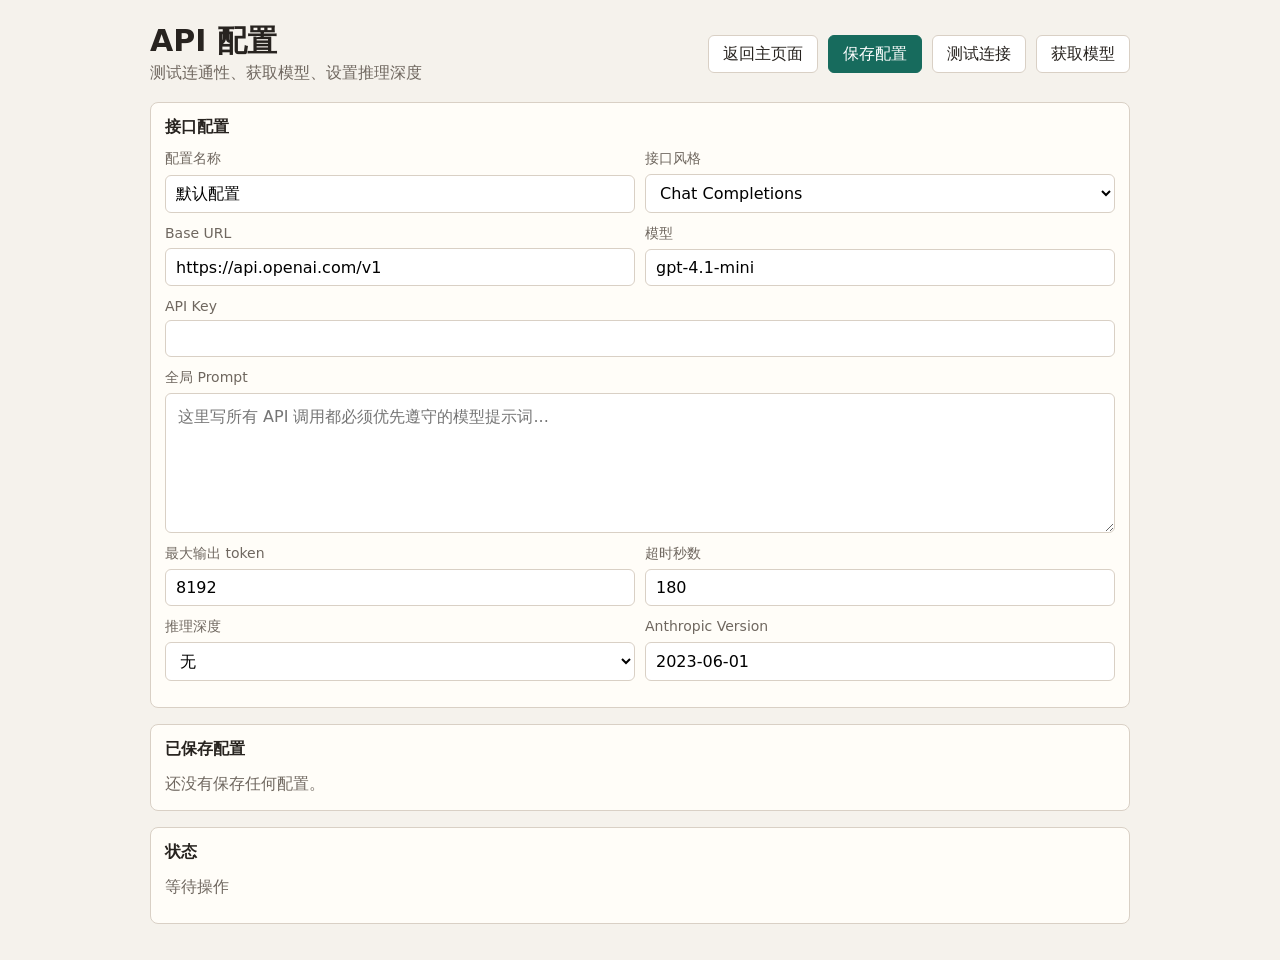
<file: static/config.html>
<!doctype html>
<html lang="zh-CN">
  <head>
    <meta charset="utf-8" />
    <meta name="viewport" content="width=device-width, initial-scale=1" />
    <title>EasyNovel - API 配置</title>
    <link rel="stylesheet" href="/static/styles.css" />
  </head>
  <body>
    <main class="app-shell config-shell">
      <header class="topbar">
        <div>
          <h1>API 配置</h1>
          <p>测试连通性、获取模型、设置推理深度</p>
        </div>
        <div class="actions">
          <a class="link-button" href="/">返回主页面</a>
          <button id="saveBtn" type="button" class="primary">保存配置</button>
          <button id="testBtn" type="button">测试连接</button>
          <button id="fetchModelsBtn" type="button">获取模型</button>
        </div>
      </header>

      <section class="single-column">
        <section class="panel">
          <h2>接口配置</h2>
          <div class="two-fields">
            <label class="field">
              <span>配置名称</span>
              <input id="profileName" type="text" placeholder="默认配置" />
            </label>
            <label class="field">
              <span>接口风格</span>
              <select id="apiStyle">
                <option value="chat">Chat Completions</option>
                <option value="responses">Responses</option>
                <option value="anthropic">Anthropic / Authpic</option>
              </select>
            </label>
          </div>
          <div class="two-fields">
            <label class="field">
              <span>Base URL</span>
              <input id="baseUrl" type="text" value="https://api.openai.com/v1" autocomplete="off" />
            </label>
            <label class="field">
              <span>模型</span>
              <input id="model" type="text" value="gpt-4.1-mini" autocomplete="off" />
            </label>
          </div>
          <label class="field">
            <span>API Key</span>
            <input id="apiKey" type="password" autocomplete="off" />
          </label>
          <label class="field">
            <span>全局 Prompt</span>
            <textarea id="systemPrompt" class="config-prompt" placeholder="这里写所有 API 调用都必须优先遵守的模型提示词..." spellcheck="false"></textarea>
          </label>
          <div class="two-fields">
            <label class="field">
              <span>最大输出 token</span>
              <input id="maxTokens" type="number" min="1" step="512" value="8192" />
            </label>
            <label class="field">
              <span>超时秒数</span>
              <input id="timeout" type="number" min="30" step="30" value="180" />
            </label>
          </div>
          <div class="two-fields">
            <label class="field">
              <span>推理深度</span>
              <select id="reasoningDepth">
                <option value="none">无</option>
                <option value="low">低</option>
                <option value="medium">中</option>
                <option value="high">高</option>
              </select>
            </label>
            <label class="field" id="anthropicVersionField">
              <span>Anthropic Version</span>
              <input id="anthropicVersion" type="text" value="2023-06-01" autocomplete="off" />
            </label>
          </div>
        </section>

        <section class="panel">
          <h2>已保存配置</h2>
          <div class="profile-list" id="profileList"></div>
        </section>

        <section class="panel">
          <h2>状态</h2>
          <p id="statusText">等待操作</p>
          <pre id="logs"></pre>
        </section>
      </section>
    </main>
    <script src="/static/config.js"></script>
  </body>
</html>
</file>
<file: static/styles.css>
:root {
  color-scheme: light;
  --bg: #f5f2ec;
  --ink: #27231f;
  --muted: #6f675f;
  --line: #d9d0c5;
  --panel: #fffdf8;
  --accent: #176b5d;
  --accent-strong: #0f4d43;
  --danger: #8a3434;
}

* {
  box-sizing: border-box;
}

body {
  margin: 0;
  min-width: 320px;
  background: var(--bg);
  color: var(--ink);
  font-family: "Microsoft YaHei", "PingFang SC", system-ui, sans-serif;
}

button,
input,
select,
textarea {
  font: inherit;
}

button,
.link-button {
  min-height: 38px;
  border: 1px solid var(--line);
  border-radius: 6px;
  padding: 0 14px;
  background: #ffffff;
  color: var(--ink);
  cursor: pointer;
  text-decoration: none;
  display: inline-flex;
  align-items: center;
  justify-content: center;
}

button:disabled {
  cursor: not-allowed;
  opacity: 0.55;
}

.primary {
  border-color: var(--accent);
  background: var(--accent);
  color: #ffffff;
}

.primary:hover {
  background: var(--accent-strong);
}

.ghost {
  color: var(--danger);
}

.app-shell {
  width: min(1440px, calc(100vw - 32px));
  margin: 0 auto;
  padding: 24px 0 36px;
}

.topbar {
  display: flex;
  align-items: center;
  justify-content: space-between;
  gap: 20px;
  padding-bottom: 18px;
}

h1,
h2,
p {
  margin: 0;
}

h1 {
  font-size: 30px;
  line-height: 1.1;
}

.topbar p {
  margin-top: 6px;
  color: var(--muted);
}

.actions {
  display: flex;
  flex-wrap: wrap;
  gap: 10px;
  justify-content: flex-end;
}

.settings-layout {
  display: grid;
  grid-template-columns: minmax(0, 1fr) 320px;
  gap: 16px;
  align-items: start;
}

.tabs {
  display: flex;
  gap: 8px;
  margin-bottom: 16px;
  border-bottom: 1px solid var(--line);
}

.tab-button {
  min-height: 40px;
  border-bottom-left-radius: 0;
  border-bottom-right-radius: 0;
  border-bottom-color: transparent;
}

.tab-button.active {
  border-color: var(--accent);
  background: var(--accent);
  color: #ffffff;
}

.tab-panel {
  display: none;
}

.tab-panel.active {
  display: block;
}

.model-strip {
  display: flex;
  align-items: end;
  gap: 14px;
  margin: -4px 0 16px;
  border: 1px solid var(--line);
  border-radius: 8px;
  background: var(--panel);
  padding: 12px 14px;
}

.model-select-field {
  display: grid;
  min-width: min(420px, 100%);
  gap: 6px;
}

.model-select-field span {
  color: var(--muted);
  font-size: 14px;
}

.model-strip #profileInfo {
  padding-bottom: 8px;
}

.planner-layout {
  display: grid;
  grid-template-columns: minmax(0, 0.9fr) minmax(320px, 1.1fr);
  gap: 14px;
}

.planner-brief {
  display: flex;
  min-height: 420px;
  flex-direction: column;
  overflow: hidden;
  border: 1px solid var(--line);
  border-radius: 8px;
  background: #ffffff;
}

.planner-brief span {
  padding: 12px 12px 0;
  color: var(--muted);
  font-size: 14px;
}

#plannerInput {
  min-height: 360px;
}

.config-prompt {
  min-height: 140px;
  border: 1px solid var(--line);
  border-radius: 6px;
  background: #ffffff;
}

.planner-actions {
  display: grid;
  grid-template-columns: 1fr 112px 76px;
  gap: 10px;
  margin-bottom: 10px;
}

.plan-preview {
  min-height: 368px;
  max-height: 460px;
  overflow: auto;
  margin: 0;
  border: 1px solid var(--line);
  border-radius: 6px;
  background: #ffffff;
  color: var(--ink);
  white-space: pre-wrap;
  line-height: 1.55;
  padding: 10px;
}

.editor-grid {
  display: grid;
  grid-template-columns: repeat(2, minmax(0, 1fr));
  gap: 14px;
}

.wide-editor {
  grid-column: 1 / -1;
}

.editor-grid label,
.panel,
.output-panel {
  border: 1px solid var(--line);
  border-radius: 8px;
  background: var(--panel);
}

.editor-grid label {
  display: flex;
  min-height: 310px;
  flex-direction: column;
  overflow: hidden;
}

.editor-grid span,
.field span {
  color: var(--muted);
  font-size: 14px;
}

.editor-grid label > span {
  padding: 12px 12px 0;
}

textarea {
  width: 100%;
  flex: 1;
  border: 0;
  outline: 0;
  resize: vertical;
  background: transparent;
  color: var(--ink);
  line-height: 1.65;
  padding: 10px 12px 12px;
}

.side-panel {
  display: grid;
  gap: 14px;
}

.generate-layout {
  display: grid;
  grid-template-columns: minmax(0, 1fr) 220px;
  gap: 16px;
}

.generate-layout .output-panel {
  grid-column: 1 / -1;
}

.panel {
  padding: 14px;
}

h2 {
  margin-bottom: 12px;
  font-size: 16px;
}

.field {
  display: grid;
  gap: 6px;
  margin-bottom: 12px;
}

input,
select {
  width: 100%;
  border: 1px solid var(--line);
  border-radius: 6px;
  background: #ffffff;
  padding: 8px 10px;
}

.input-with-button {
  display: grid;
  grid-template-columns: minmax(0, 1fr) 64px;
  gap: 8px;
}

.two-fields {
  display: grid;
  grid-template-columns: repeat(2, minmax(0, 1fr));
  gap: 10px;
}

.progress {
  height: 10px;
  overflow: hidden;
  border-radius: 999px;
  background: #e8dfd4;
}

#progressBar {
  width: 0%;
  height: 100%;
  background: var(--accent);
  transition: width 180ms ease;
}

#statusText {
  margin: 10px 0;
  color: var(--muted);
  line-height: 1.5;
}

#logs {
  max-height: 220px;
  overflow: auto;
  margin: 0;
  white-space: pre-wrap;
  color: var(--muted);
  font-size: 13px;
  line-height: 1.5;
}

.model-pill {
  min-height: 30px;
  margin: 0 8px 8px 0;
  padding: 0 10px;
  font-size: 13px;
}

.muted {
  color: var(--muted);
  line-height: 1.5;
}

.single-column {
  display: grid;
  gap: 16px;
}

.config-shell {
  max-width: 980px;
}

.profile-list {
  display: grid;
  gap: 10px;
}

.profile-row {
  display: flex;
  align-items: center;
  justify-content: space-between;
  gap: 14px;
  border: 1px solid var(--line);
  border-radius: 6px;
  padding: 10px;
  background: #ffffff;
}

.profile-row strong,
.profile-row span {
  display: block;
}

.profile-row span {
  margin-top: 4px;
  color: var(--muted);
  font-size: 13px;
}

.row-actions {
  display: flex;
  flex-wrap: wrap;
  gap: 8px;
  justify-content: flex-end;
}

#loadOutputBtn,
#downloadBtn {
  width: 100%;
}

#downloadBtn {
  margin-top: 10px;
}

.output-panel {
  margin-top: 16px;
  padding: 14px;
}

#output {
  min-height: 340px;
  border: 1px solid var(--line);
  border-radius: 6px;
  background: #ffffff;
}

@media (max-width: 980px) {
  .topbar,
  .settings-layout,
  .generate-layout {
    grid-template-columns: 1fr;
    display: grid;
  }

  .actions {
    justify-content: start;
  }

  .model-strip {
    align-items: stretch;
    flex-direction: column;
  }

  .model-strip #profileInfo {
    padding-bottom: 0;
  }

  .planner-layout {
    grid-template-columns: 1fr;
  }
}

@media (max-width: 720px) {
  .app-shell {
    width: min(100vw - 20px, 1440px);
    padding-top: 14px;
  }

  .editor-grid {
    grid-template-columns: 1fr;
  }

  .wide-editor {
    grid-column: auto;
  }

  .editor-grid label {
    min-height: 260px;
  }

  .planner-actions {
    grid-template-columns: 1fr;
  }

  .tabs {
    overflow-x: auto;
  }
}
</file>
